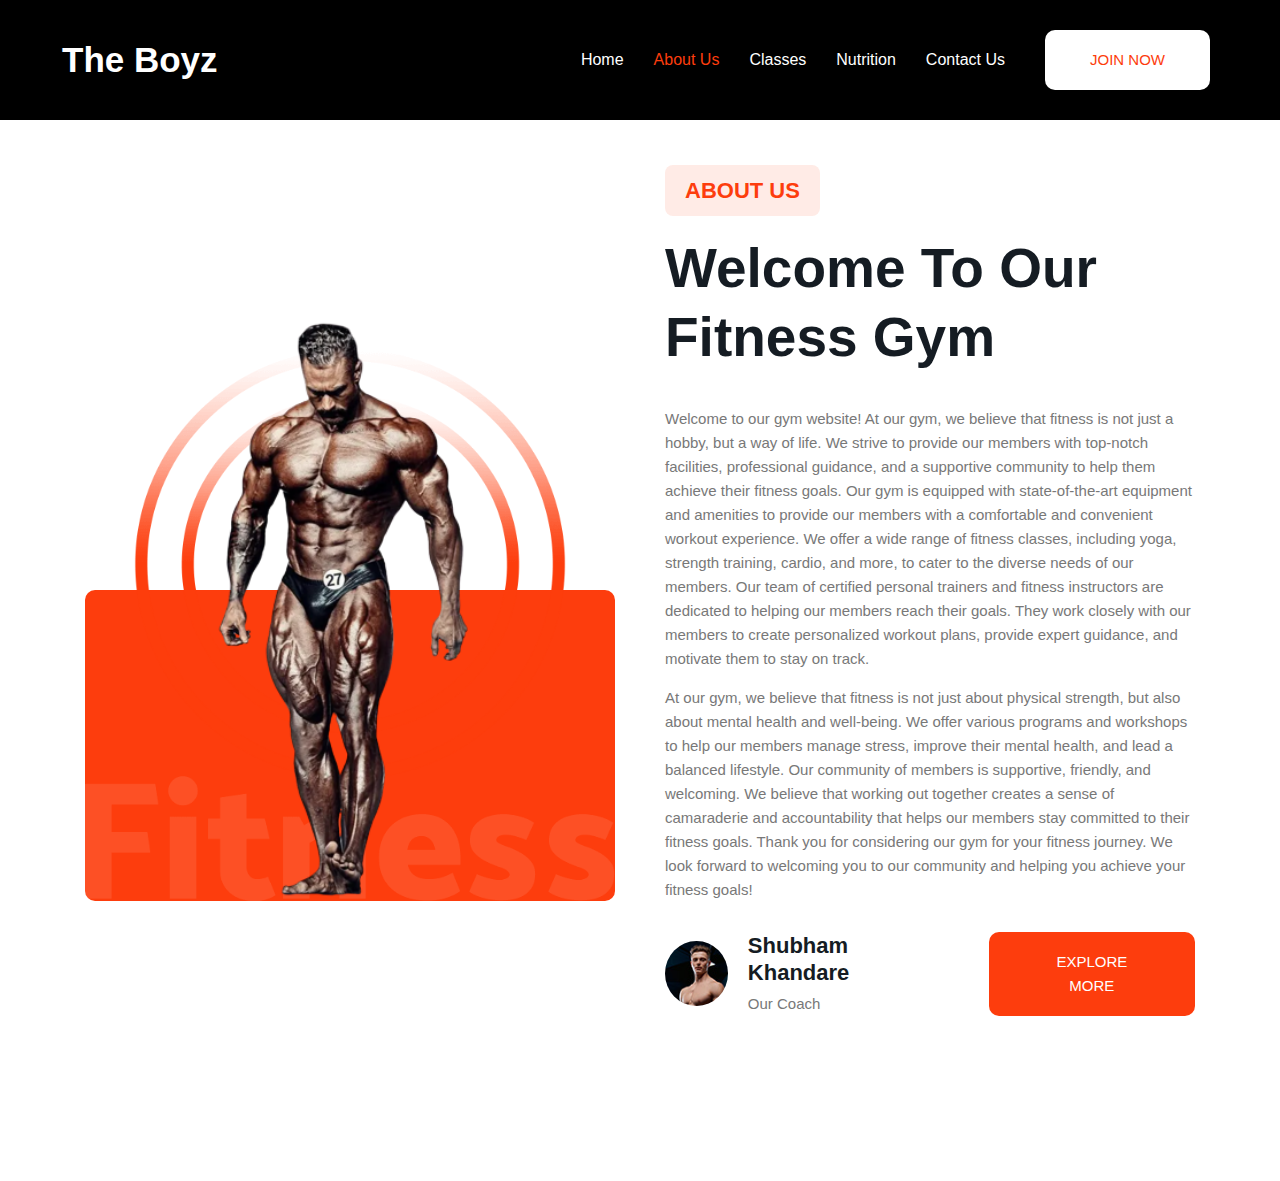
<file: About Us.html>
<!DOCTYPE html>
<html lang="en">

<head>
  <meta charset="UTF-8">
  <meta http-equiv="X-UA-Compatible" content="IE=edge">
  <meta name="viewport" content="width=device-width, initial-scale=1.0">
  <link rel="stylesheet" href="assets/css/style.css">
  <link rel="stylesheet" href="assets/js/script.js">
  <title>About Us</title>
</head>

<body>
  <header style="background-color: black;" class="header" data-header>

    <div class="container">

      <a href="index.html" class="logo">
        <ion-icon name="barbell-sharp" aria-hidden="true" role="img" class="md hydrated"></ion-icon>

        <span class="span">The Boyz</span>
      </a>

      <nav class="navbar" data-navbar>

        <button class="nav-close-btn" aria-label="close menu" data-nav-toggler>
          <ion-icon name="close-sharp" aria-hidden="true"></ion-icon>
        </button>

        <ul class="navbar-list">

          <li>
            <a href="index.html" class="navbar-link" data-nav-link>Home</a>

          </li>
          <li>
            <a href="About Us.html" class="navbar-link active" data-nav-link>About Us</a>
          </li>

          <li>
            <a href="Classes.html" class="navbar-link" data-nav-link>Classes</a>
          </li>

          <li>
            <a href="Nutrition.html" class="navbar-link" data-nav-link>Nutrition</a>
          </li>

          <li>
            <a href="Contact Us.html" class="navbar-link" data-nav-link>Contact Us</a>
          </li>

        </ul>

      </nav>

      <a href="login.html" class="btn btn-secondary">Join Now</a>

      <button class="nav-open-btn" aria-label="open menu" data-nav-toggler>
        <span class="line"></span>
        <span class="line"></span>
        <span class="line"></span>
      </button>

    </div>
  </header>

  <section class="section about" id="about" aria-label="about">

    <div class="container">

      <div class="about-banner has-after">
        <img src="./assets/images/image-removebg-preview.png" width="660" height="648" loading="lazy" alt="about banner"
          class="w-100">

        <img src="./assets/images/about-circle-one.png" width="660" height="534" loading="lazy" aria-hidden="true"
          alt="" class="circle circle-1">
        <img src="./assets/images/about-circle-two.png" width="660" height="534" loading="lazy" aria-hidden="true"
          alt="" class="circle circle-2">

        <img src="./assets/images/fitness.png" width="650" height="154" loading="lazy" alt="fitness"
          class="abs-img w-100">
      </div>

      <div class="about-content">

        <p class="section-subtitle">About Us</p>

        <h2 class="h2 section-title">Welcome To Our Fitness Gym</h2>

        <p class="section-text">
          Welcome to our gym website! At our gym, we believe that fitness is not just a hobby, but a way of life. We
          strive to provide our members with top-notch facilities, professional guidance, and a supportive community to
          help them achieve their fitness goals.

          Our gym is equipped with state-of-the-art equipment and amenities to provide our members with a comfortable
          and convenient workout experience. We offer a wide range of fitness classes, including yoga, strength
          training, cardio, and more, to cater to the diverse needs of our members.

          Our team of certified personal trainers and fitness instructors are dedicated to helping our members reach
          their goals. They work closely with our members to create personalized workout plans, provide expert guidance,
          and motivate them to stay on track.
        </p>

        <p class="section-text">
          At our gym, we believe that fitness is not just about physical strength, but also about mental health and
          well-being. We offer various programs and workshops to help our members manage stress, improve their mental
          health, and lead a balanced lifestyle.

          Our community of members is supportive, friendly, and welcoming. We believe that working out together creates
          a sense of camaraderie and accountability that helps our members stay committed to their fitness goals.

          Thank you for considering our gym for your fitness journey. We look forward to welcoming you to our community
          and helping you achieve your fitness goals!
        </p>

        <div class="wrapper">

          <div class="about-coach">

            <figure class="coach-avatar">
              <img src="./assets/images/about-coach.jpg" width="65" height="65" loading="lazy" alt="Trainer">
            </figure>

            <div>
              <h3 class="h3 coach-name">Shubham Khandare</h3>

              <p class="coach-title">Our Coach</p>
            </div>

          </div>

          <a href="ExpoloreMore.html" class="btn btn-primary">Explore More</a>

        </div>

      </div>

    </div>
  </section>
  <script src="./assets/js/script.js" defer></script>

</body>

</html>
</file>
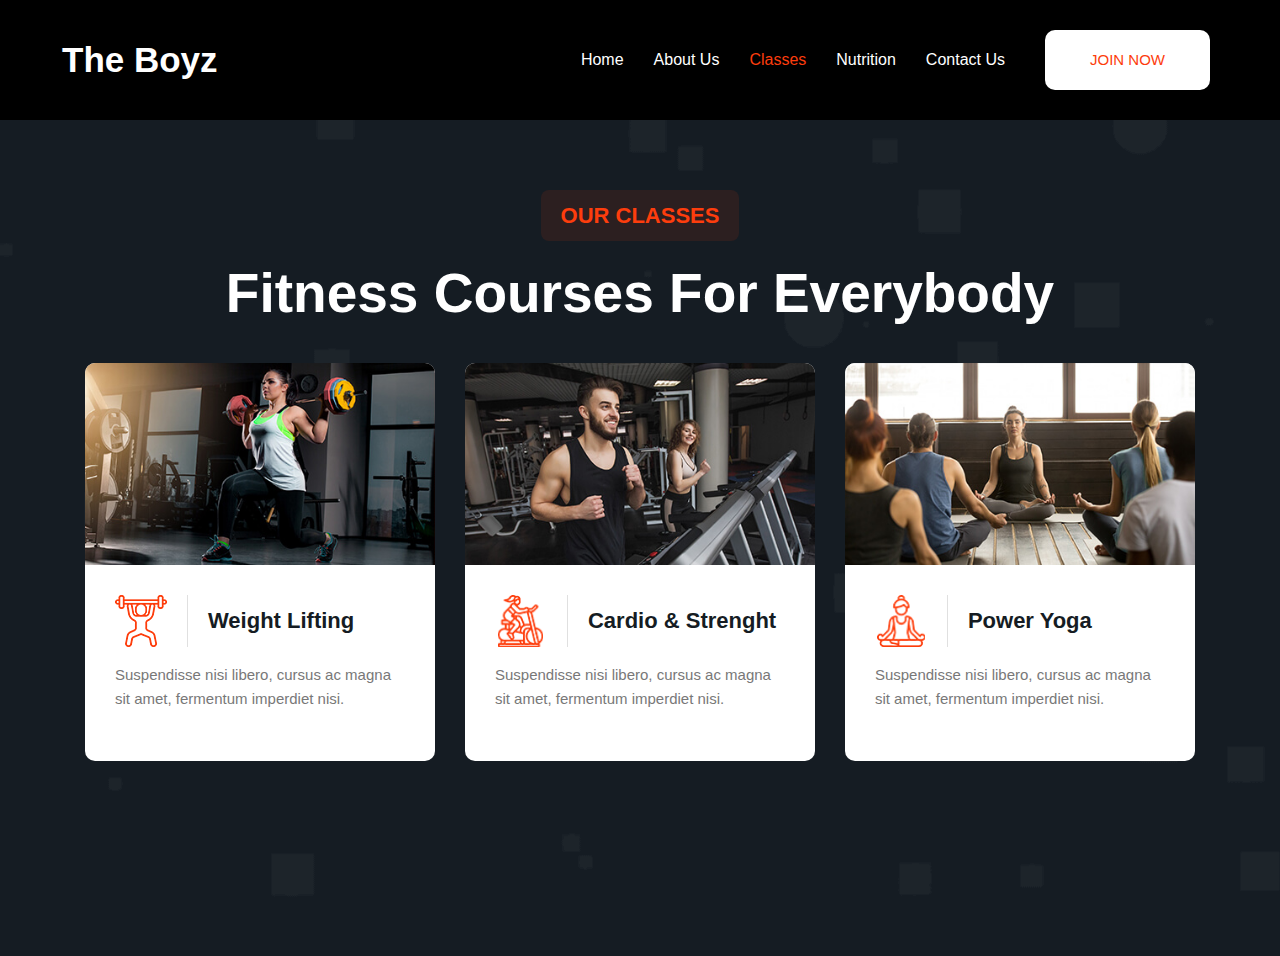
<file: Classes.html>
<!DOCTYPE html>
<html lang="en">

<head>
  <meta charset="UTF-8">
  <meta http-equiv="X-UA-Compatible" content="IE=edge">
  <meta name="viewport" content="width=device-width, initial-scale=1.0">
  <link rel="stylesheet" href="assets/css/style.css">
  <link rel="stylesheet" href="assets/js/script.js">

  <title>Classes</title>
</head>

<body>
  <header style="background-color: black;" class="header" data-header>

    <div class="container">

      <a href="index.html" class="logo">
        <ion-icon name="barbell-sharp" aria-hidden="true"></ion-icon>

        <span class="span">The Boyz</span>
      </a>

      <nav class="navbar" data-navbar>

        <button class="nav-close-btn" aria-label="close menu" data-nav-toggler>
          <ion-icon name="close-sharp" aria-hidden="true"></ion-icon>
        </button>

        <ul class="navbar-list">

          <li>
            <a href="index.html" class="navbar-link" data-nav-link>Home</a>

          </li>
          <li>
            <a href="About Us.html" class="navbar-link" data-nav-link>About Us</a>
          </li>

          <li>
            <a href="Classes.html" class="navbar-link active" data-nav-link>Classes</a>
          </li>

          <li>
            <a href="Nutrition.html" class="navbar-link" data-nav-link>Nutrition</a>
          </li>

          <li>
            <a href="Contact Us.html" class="navbar-link" data-nav-link>Contact Us</a>
          </li>

        </ul>

      </nav>

      <a href="login.html" class="btn btn-secondary">Join Now</a>

      <button class="nav-open-btn" aria-label="open menu" data-nav-toggler>
        <span class="line"></span>
        <span class="line"></span>
        <span class="line"></span>
      </button>

    </div>
  </header>
  <section class="section class bg-dark has-bg-image" id="class" aria-label="class"
    style="background-image: url('./assets/images/classes-bg.png')">
    <div class="container">

      <p class="section-subtitle">Our Classes</p>

      <h2 class="h2 section-title text-center">Fitness Courses For Everybody</h2>

      <ul class="class-list has-scrollbar">

        <li class="scrollbar-item">
          <div class="class-card">

            <figure class="card-banner img-holder" style="--width: 416; --height: 240;">
              <img src="./assets/images/class-1.jpg" width="416" height="240" loading="lazy" alt="Weight Lifting"
                class="img-cover">
            </figure>

            <div class="card-content">

              <div class="title-wrapper">
                <img src="./assets/images/class-icon-1.png" width="52" height="52" aria-hidden="true" alt=""
                  class="title-icon">

                <h3 class="h3">
                  <a href="#" class="card-title">Weight Lifting</a>
                </h3>
              </div>

              <p class="card-text">
                Suspendisse nisi libero, cursus ac magna sit amet, fermentum imperdiet nisi.
              </p>

              <div class="card-progress">

                <div class="progress-wrapper">

                </div>

                <div class="progress-bg">

                </div>

              </div>

            </div>

          </div>
        </li>

        <li class="scrollbar-item">
          <div class="class-card">

            <figure class="card-banner img-holder" style="--width: 416; --height: 240;">
              <img src="./assets/images/class-2.jpg" width="416" height="240" loading="lazy" alt="Cardio & Strenght"
                class="img-cover">
            </figure>

            <div class="card-content">

              <div class="title-wrapper">
                <img src="./assets/images/class-icon-2.png" width="52" height="52" aria-hidden="true" alt=""
                  class="title-icon">

                <h3 class="h3">
                  <a href="#" class="card-title">Cardio & Strenght</a>
                </h3>
              </div>

              <p class="card-text">
                Suspendisse nisi libero, cursus ac magna sit amet, fermentum imperdiet nisi.
              </p>

              <div class="card-progress">



              </div>

            </div>

          </div>
        </li>

        <li class="scrollbar-item">
          <div class="class-card">

            <figure class="card-banner img-holder" style="--width: 416; --height: 240;">
              <img src="./assets/images/class-3.jpg" width="416" height="240" loading="lazy" alt="Power Yoga"
                class="img-cover">
            </figure>

            <div class="card-content">

              <div class="title-wrapper">
                <img src="./assets/images/class-icon-3.png" width="52" height="52" aria-hidden="true" alt=""
                  class="title-icon">

                <h3 class="h3">
                  <a href="#" class="card-title">Power Yoga</a>
                </h3>
              </div>

              <p class="card-text">
                Suspendisse nisi libero, cursus ac magna sit amet, fermentum imperdiet nisi.
              </p>

              <div class="card-progress">



              </div>

            </div>

          </div>
        </li>

        <li class="scrollbar-item">
          <div class="class-card">

            <figure class="card-banner img-holder" style="--width: 416; --height: 240;">
              <img src="./assets/images/class-4.jpg" width="416" height="240" loading="lazy" alt="The Fitness Pack"
                class="img-cover">
            </figure>

            <div class="card-content">

              <div class="title-wrapper">
                <img src="./assets/images/class-icon-4.png" width="52" height="52" aria-hidden="true" alt=""
                  class="title-icon">

                <h3 class="h3">
                  <a href="#" class="card-title">The Fitness Pack</a>
                </h3>
              </div>

              <p class="card-text">
                Suspendisse nisi libero, cursus ac magna sit amet, fermentum imperdiet nisi.
              </p>

              <div class="card-progress">



              </div>

            </div>

          </div>
        </li>

      </ul>

    </div>
  </section>
  <script src="./assets/js/script.js" defer></script>
</body>

</html>
</file>
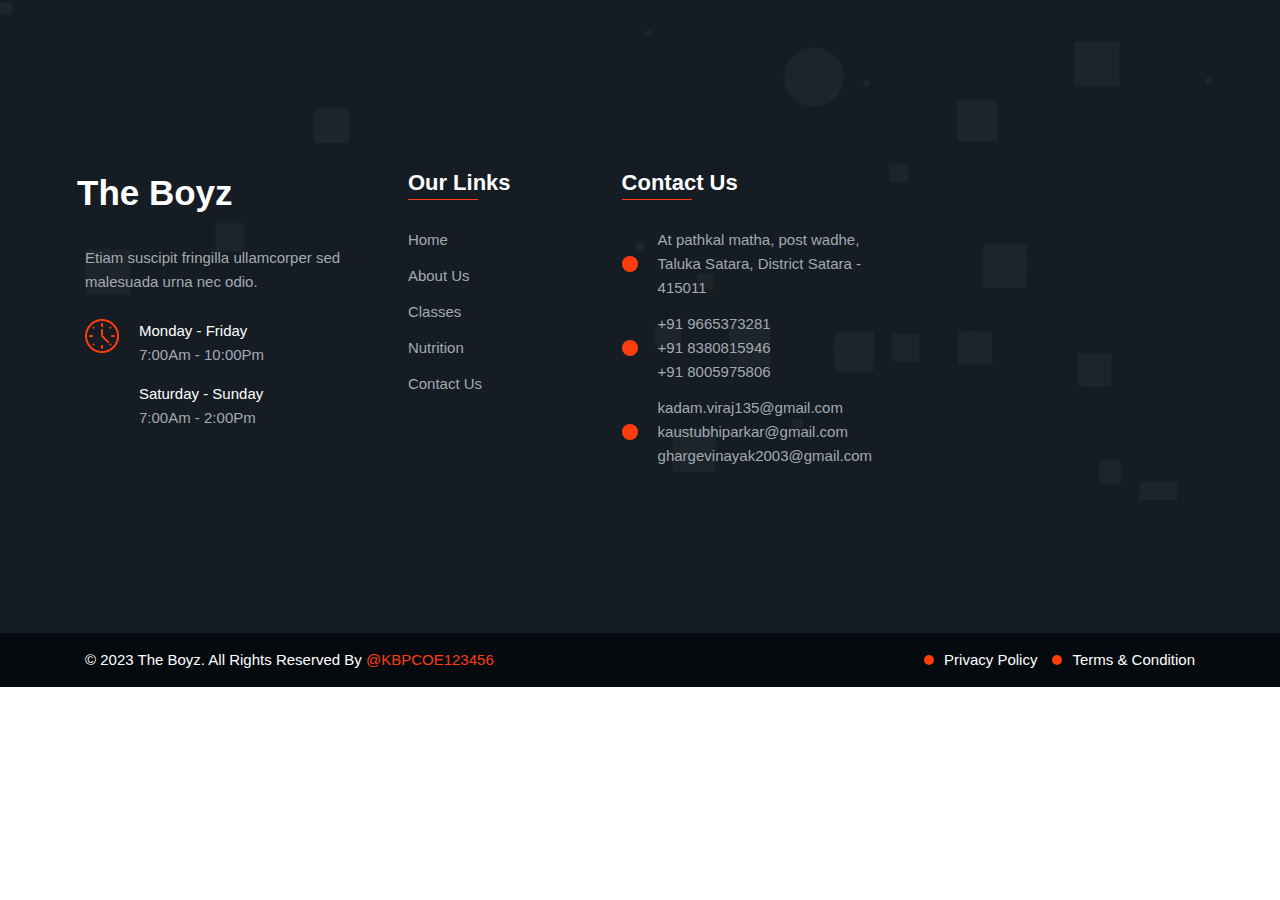
<file: Contact Us.html>
<!DOCTYPE html>
<html lang="en">

<head>
  <meta charset="UTF-8">
  <meta http-equiv="X-UA-Compatible" content="IE=edge">
  <meta name="viewport" content="width=device-width, initial-scale=1.0">
  <link rel="stylesheet" href="assets/css/style.css">
  <link rel="stylesheet" href="assets/js/script.js">
  <title>Contact Us</title>
</head>

<body>
  <footer class="footer">

    <div class="section footer-top bg-dark has-bg-image" style="background-image: url('./assets/images/footer-bg.png')">
      <div class="container">

        <div class="footer-brand">

          <a href="#" class="logo">
            <ion-icon name="barbell-sharp" aria-hidden="true"></ion-icon>

            <span class="span">The Boyz</span>
          </a>

          <p class="footer-brand-text">
            Etiam suscipit fringilla ullamcorper sed malesuada urna nec odio.
          </p>

          <div class="wrapper">

            <img src="./assets/images/footer-clock.png" width="34" height="34" loading="lazy" alt="Clock">

            <ul class="footer-brand-list">

              <li>
                <p class="footer-brand-title">Monday - Friday</p>

                <p>7:00Am - 10:00Pm</p>
              </li>

              <li>
                <p class="footer-brand-title">Saturday - Sunday</p>

                <p>7:00Am - 2:00Pm</p>
              </li>

            </ul>

          </div>

        </div>

        <ul class="footer-list">

          <li>
            <p class="footer-list-title has-before">Our Links</p>
          </li>

          <li>
            <a href="index.html" class="footer-link">Home</a>
          </li>

          <li>
            <a href="About Us.html" class="footer-link">About Us</a>
          </li>

          <li>
            <a href="Classes.html" class="footer-link">Classes</a>
          </li>

          <li>
            <a href="Nutrition.html" class="footer-link">Nutrition</a>
          </li>

          <li>
            <a href="Contact Us.html" class="footer-link">Contact Us</a>
          </li>

        </ul>

        <ul class="footer-list">

          <li>
            <p class="footer-list-title has-before">Contact Us</p>
          </li>

          <li class="footer-list-item">
            <div class="icon">
              <ion-icon name="location" aria-hidden="true"></ion-icon>
            </div>

            <address class="address footer-link">
              At pathkal matha, post wadhe, Taluka Satara, District Satara - 415011
            </address>
          </li>

          <li class="footer-list-item">
            <div class="icon">
              <ion-icon name="call" aria-hidden="true"></ion-icon>
            </div>

            <div>
              <a href="tel:+919665373281" class="footer-link">+91 9665373281</a>

              <a href="tel:+918380815946" class="footer-link">+91 8380815946</a>

              <a href="tel:+918005975806" class="footer-link">+91 8005975806</a>
            </div>
          </li>

          <li class="footer-list-item">
            <div class="icon">
              <ion-icon name="mail" aria-hidden="true"></ion-icon>
            </div>

            <div>
              <a href="mailto:kadam.viraj135@gmail.com" class="footer-link">kadam.viraj135@gmail.com</a>

              <a href="mailto:kaustubhiparkar@gmail.com" class="footer-link">kaustubhiparkar@gmail.com</a>

              <a href="mailto:ghargevinayak2003@gmail.com" class="footer-link">ghargevinayak2003@gmail.com</a>
            </div>
          </li>

        </ul>


      </div>
    </div>

    <div class="footer-bottom">
      <div class="container">

        <p class="copyright">
          &copy; 2023 The Boyz. All Rights Reserved By <a href="#" class="copyright-link">@KBPCOE123456</a>
        </p>

        <ul class="footer-bottom-list">

          <li>
            <a href="#" class="footer-bottom-link has-before">Privacy Policy</a>
          </li>

          <li>
            <a href="#" class="footer-bottom-link has-before">Terms & Condition</a>
          </li>

        </ul>

      </div>
    </div>

  </footer>
  <script src="./assets/js/script.js" defer></script>
</body>

</html>
</file>
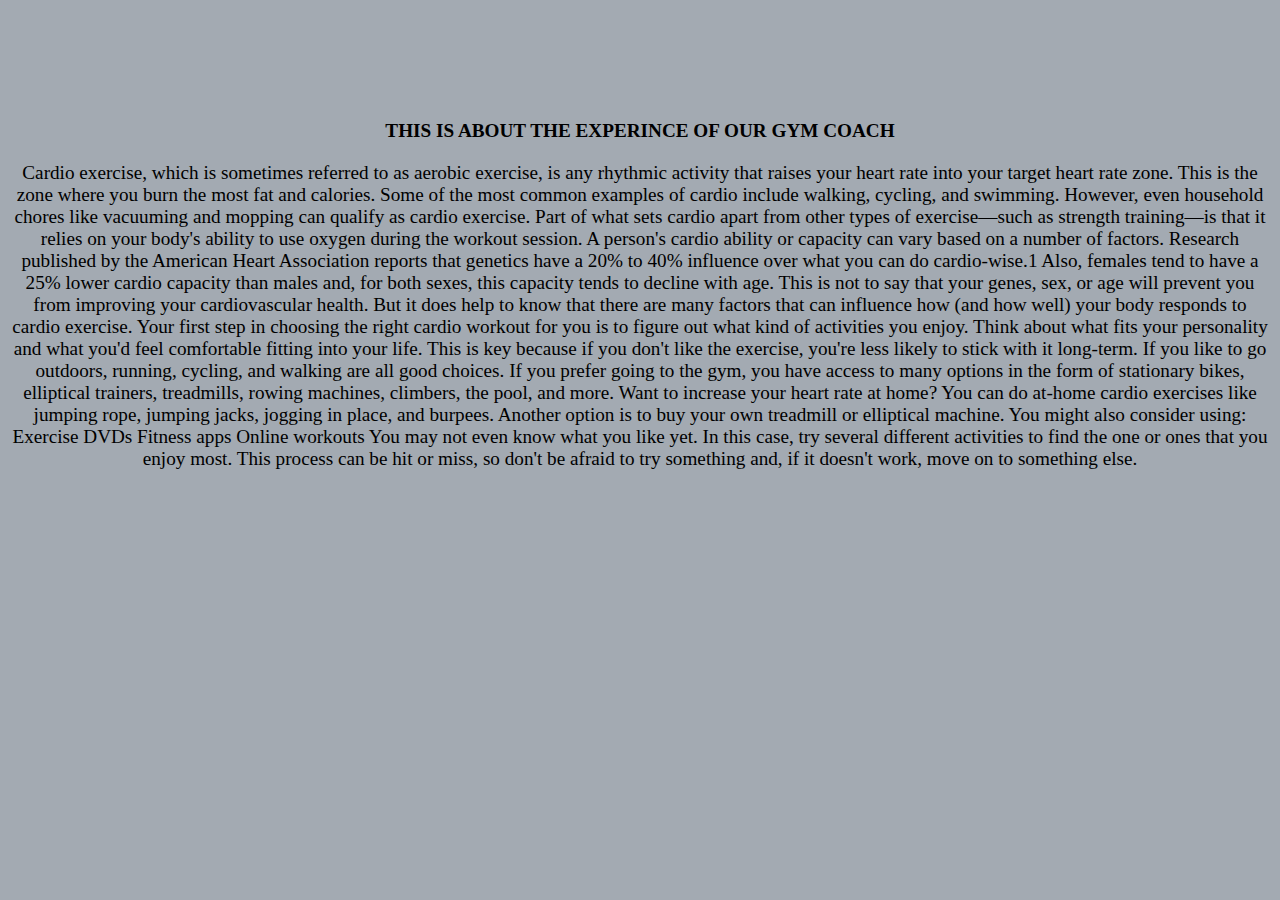
<file: ExpoloreMore.html>
<!DOCTYPE html>
<html lang="en">

<head>
    <meta charset="UTF-8">
    <meta http-equiv="X-UA-Compatible" content="IE=edge">
    <meta name="viewport" content="width=device-width, initial-scale=1.0">
    <style>
        body {
            background-color: hsl(212, 9%, 67%);


        }

        .Explore {
            width: 100%;
            margin-top: 120px;
        }

        .Explore h1,
        p {
            margin-top: 20px;
            text-align: center;
            color: black;
            font-size: larger;
            font-family: Georgia, 'Times New Roman', Times, serif;
        }
    </style>
    <title>Explore More</title>
</head>

<body>
    <div class="Explore">
        <h1>THIS IS ABOUT THE EXPERINCE OF OUR GYM COACH</h1>
        <p>
            Cardio exercise, which is sometimes referred to as aerobic exercise, is any rhythmic activity that raises
            your heart rate into your target heart rate zone. This is the zone where you burn the most fat and calories.
            Some of the most common examples of cardio include walking, cycling, and swimming. However, even household
            chores like vacuuming and mopping can qualify as cardio exercise.
            Part of what sets cardio apart from other types of exercise—such as strength training—is that it relies on
            your body's ability to use oxygen during the workout session. A person's cardio ability or capacity can vary
            based on a number of factors.
            Research published by the American Heart Association reports that genetics have a 20% to 40% influence over
            what you can do cardio-wise.1 Also, females tend to have a 25% lower cardio capacity than males and, for
            both sexes, this capacity tends to decline with age.
            This is not to say that your genes, sex, or age will prevent you from improving your cardiovascular health.
            But it does help to know that there are many factors that can influence how (and how well) your body
            responds to cardio exercise. Your first step in choosing the right cardio workout for you is to figure out
            what kind of activities you enjoy. Think about what fits your personality and what you'd feel comfortable
            fitting into your life. This is key because if you don't like the exercise, you're less likely to stick with
            it long-term.
            If you like to go outdoors, running, cycling, and walking are all good choices. If you prefer going to the
            gym, you have access to many options in the form of stationary bikes, elliptical trainers, treadmills,
            rowing machines, climbers, the pool, and more.
            Want to increase your heart rate at home? You can do at-home cardio exercises like jumping rope, jumping
            jacks, jogging in place, and burpees. Another option is to buy your own treadmill or elliptical machine. You
            might also consider using:
            Exercise DVDs
            Fitness apps
            Online workouts
            You may not even know what you like yet. In this case, try several different activities to find the one or
            ones that you enjoy most. This process can be hit or miss, so don't be afraid to try something and, if it
            doesn't work, move on to something else.
        </p>
    </div>
</body>

</html>
</file>
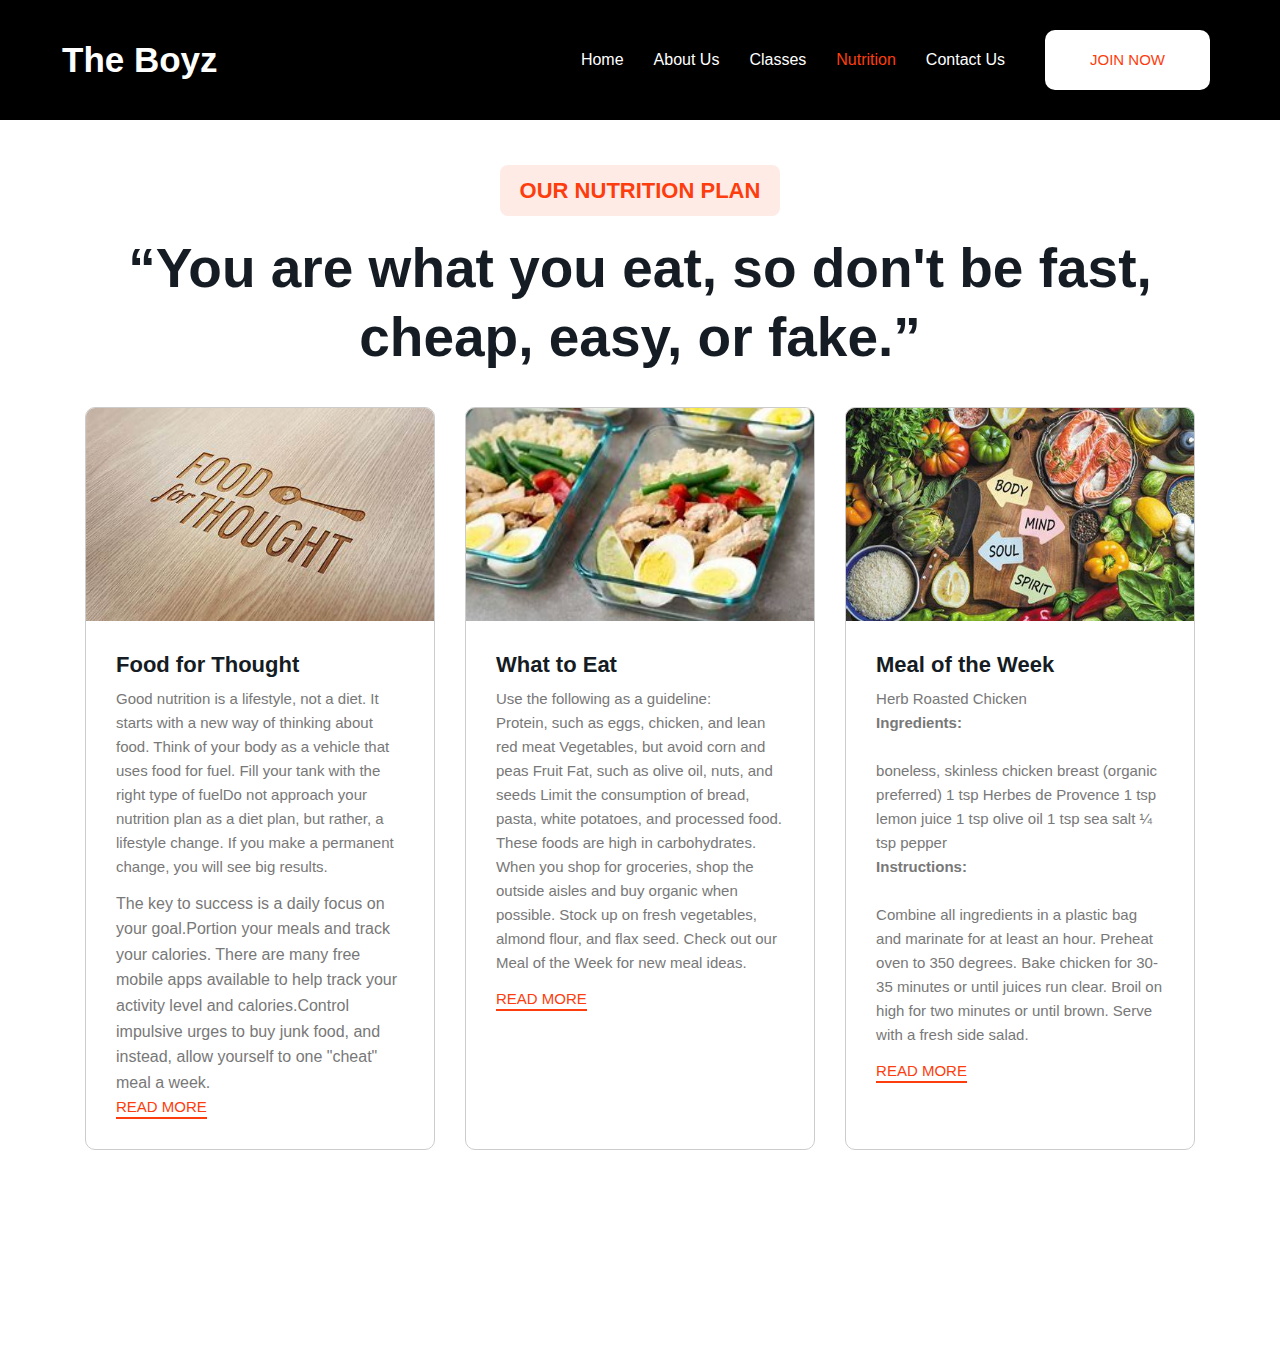
<file: Nutrition.html>
<!DOCTYPE html>
<html lang="en">

<head>
  <meta charset="UTF-8">
  <meta http-equiv="X-UA-Compatible" content="IE=edge">
  <meta name="viewport" content="width=device-width, initial-scale=1.0">
  <link rel="stylesheet" href="assets/css/style.css">
  <link rel="stylesheet" href="assets/js/script.js">
  <title>Nutrition</title>
</head>

<body>
  <header style="background-color: black;" class="header" data-header>
    <div class="container">

      <a href="index.html" class="logo" img="">
        <ion-icon name="barbell-sharp" aria-hidden="true"></ion-icon>

        <span class="span" style="z-index: 100;">The Boyz</span>
      </a>

      <nav class="navbar" data-navbar>

        <button class="nav-close-btn" aria-label="close menu" data-nav-toggler>
          <ion-icon name="close-sharp" aria-hidden="true"></ion-icon>
        </button>

        <ul class="navbar-list">

          <li>
            <a href="index.html" class="navbar-link" data-nav-link>Home</a>

          </li>
          <li>
            <a href="About Us.html" class="navbar-link" data-nav-link>About Us</a>
          </li>

          <li>
            <a href="Classes.html" class="navbar-link" data-nav-link>Classes</a>
          </li>

          <li>
            <a href="Nutrition.html" class="navbar-link active" data-nav-link>Nutrition</a>
          </li>

          <li>
            <a href="Contact Us.html" class="navbar-link" data-nav-link>Contact Us</a>
          </li>

        </ul>

      </nav>

      <a href="login.html" class="btn btn-secondary">Join Now</a>

      <button class="nav-open-btn" aria-label="open menu" data-nav-toggler>
        <span class="line"></span>
        <span class="line"></span>
        <span class="line"></span>
      </button>

    </div>
  </header>

  <section class="section blog" id="blog" aria-label="blog">
    <div class="container">

      <p class="section-subtitle">Our Nutrition Plan</p>

      <h2 class="h2 section-title text-center">“You are what you eat, so don't be fast, cheap, easy, or fake.” </h2>

      <ul class="blog-list has-scrollbar">

        <li class="scrollbar-item">
          <div class="blog-card">

            <div class="card-banner img-holder" style="--width: 440; --height: 270;">
              <img src="./assets/images/blog-1.jpg" width="440" height="270" loading="lazy"
                alt="Going to the gym for the first time" class="img-cover">


            </div>

            <div class="card-content">

              <h3 class="h3">
                <a href="#" class="card-title">Food for Thought</a>
              </h3>

              <p class="card-text">
                Good nutrition is a lifestyle, not a diet. It starts with a new way of thinking about food. Think of
                your body as a vehicle that uses food for fuel. Fill your tank with the right type of fuelDo not
                approach your nutrition plan as a diet plan, but rather, a lifestyle change. If you make a permanent
                change, you will see big results.
              <p>The key to success is a daily focus on your goal.Portion your meals and track your calories. There are
                many free mobile apps available to help track your activity level and calories.Control impulsive urges
                to buy junk food, and instead, allow yourself to one "cheat" meal a week.
              </p>
              </p>


              <a href="#" class="btn-link has-before">Read More</a>

            </div>

          </div>
        </li>

        <li class="scrollbar-item">
          <div class="blog-card">

            <div class="card-banner img-holder" style="--width: 440; --height: 270;">
              <img src="./assets/images/blog-2.jpg" width="440" height="270" loading="lazy"
                alt="Parturient accumsan cacus pulvinar magna" class="img-cover">


            </div>

            <div class="card-content">

              <h3 class="h3">
                <a href="#" class="card-title">What to Eat</a>
              </h3>

              <p class="card-text">
                Use the following as a guideline:
                <br>

                Protein, such as eggs, chicken, and lean red meat
                Vegetables, but avoid corn and peas
                Fruit
                Fat, such as olive oil, nuts, and seeds
                Limit the consumption of bread, pasta, white potatoes, and processed food. These foods are high in
                carbohydrates.

                When you shop for groceries, shop the outside aisles and buy organic when possible. Stock up on fresh
                vegetables, almond flour, and flax seed.

                Check out our Meal of the Week for new meal ideas.
              </p>

              <a href="#" class="btn-link has-before">Read More</a>

            </div>

          </div>
        </li>

        <li class="scrollbar-item">
          <div class="blog-card">

            <div class="card-banner img-holder" style="--width: 440; --height: 270;">
              <img src="./assets/images/blog-3.jpg" width="440" height="270" loading="lazy"
                alt="Risus purus namien parturient accumsan cacus" class="img-cover">

            </div>

            <div class="card-content">

              <h3 class="h3">
                <a href="#" class="card-title">Meal of the Week</a>
              </h3>

              <p class="card-text">
                Herb Roasted Chicken
                <br>
                <strong> Ingredients:</strong>
                <br>
                boneless, skinless chicken breast (organic preferred)
                1 tsp Herbes de Provence
                1 tsp lemon juice
                1 tsp olive oil
                1 tsp sea salt
                ¼ tsp pepper
                <strong> Instructions:</strong>
                <br>
                Combine all ingredients in a plastic bag and marinate for at least an hour. Preheat oven to 350 degrees.
                Bake chicken for 30-35 minutes or until juices run clear. Broil on high for two minutes or until brown.
                Serve with a fresh side salad.
              </p>

              <a href="#" class="btn-link has-before">Read More</a>

            </div>

          </div>
        </li>

      </ul>

    </div>
  </section>

  </article>
  </main>

</body>

</html>
</file>
<file: assets/css/style.css>
/*-----------------------------------*\
  #style.css
\*-----------------------------------*/

/**
 * copyright 2022 codewithsadee
 */





/*-----------------------------------*\
  #CUSTOM PROPERTY
\*-----------------------------------*/

:root {

  /**
   * colors
   */

    --rich-black-fogra-29_50: hsl(210, 26%, 11%, 0.5);
  --rich-black-fogra-29-1: hsl(210, 26%, 11%);
  --rich-black-fogra-29-2: hsl(210, 50%, 4%);
  --silver-metallic: hsl(212, 9%, 67%);
  --coquelicot_20: hsla(12, 98%, 52%, 0.2);
  --coquelicot_10: hsla(12, 98%, 52%, 0.1);
  --sonic-silver: hsl(0, 0%, 47%);
  --cadet-gray: hsl(214, 15%, 62%);
  --light-gray: hsl(0, 0%, 80%); 
    --coquelicot: hsl(12, 98%, 52%);
  --gainsboro: hsl(0, 0%, 88%);
  --white_20: hsl(0, 0%, 100%, 0.2);
  --white_10: hsl(0, 0%, 100%, 0.1);
  --black_10: hsl(0, 0%, 0%, 0.1);
  --white: hsl(0, 0%, 100%); 
   
  /**
   * typography
   */

  --ff-catamaran: 'Catamaran', sans-serif;
  --ff-rubik: 'Rubik', sans-serif;

  --fs-1: 3.8rem;
  --fs-2: 3rem;
  --fs-3: 2.5rem;
  --fs-4: 2rem;
  --fs-5: 1.8rem;
  --fs-6: 1.5rem;

  --fw-900: 900;
  --fw-800: 800;
  --fw-700: 700;
  --fw-500: 500;

  /**
   * spacing
   */

  --section-padding: 80px;

  /**
   * shadow
   */

  --shadow-1: 0 0 20px var(--black_10);
  --shadow-2: 0px 10px 24px var(--coquelicot_20);

  /**
   * border radius
   */

  --radius-10: 10px;
  --radius-8: 8px;
  --radius-5: 5px;

  /**
   * transition
   */

  --transition-1: 0.25s ease;
  --transition-2: 0.5s ease;
  --cubic-in: cubic-bezier(0.51, 0.03, 0.64, 0.28);
  --cubic-out: cubic-bezier(0.33, 0.85, 0.4, 0.96);

}





/*-----------------------------------*\
  #RESET
\*-----------------------------------*/

*,
*::before,
*::after {
  margin: 0;
  padding: 0;
  box-sizing: border-box;
}

li { list-style: none; }

a {
  text-decoration: none;
  color: inherit;
}

a,
img,
span,
input,
button,
strong,
ion-icon { display: block; }

img { height: auto; }

input,
button {
  background: none;
  border: none;
  font: inherit;
}

input { width: 100%; }

button { cursor: pointer; }

ion-icon { pointer-events: none; }

address { font-style: normal; }

html {
  font-family: var(--ff-rubik);
  font-size: 10px;
  scroll-behavior: smooth;
}

body {
  background-color: var(--white);
  color: var(--sonic-silver);
  font-size: 1.6rem;
  line-height: 1.6;
}

:focus-visible { outline-offset: 4px; }

::-webkit-scrollbar { width: 5px; }

::-webkit-scrollbar-track { background-color: var(--light-gray); }

::-webkit-scrollbar-thumb { background-color: var(--coquelicot); }

::-webkit-scrollbar-thumb:hover { background-color: var(--rich-black-fogra-29-1); }





/*-----------------------------------*\
  #REUSED STYLE
\*-----------------------------------*/

.container { padding-inline: 15px; }

.section { padding-block: var(--section-padding); }

.bg-dark {
  background-color: var(--rich-black-fogra-29-1);
  color: var(--silver-metallic);
}

.has-bg-image {
  background-repeat: no-repeat;
  background-position: top left;
}

.has-before,
.has-after {
  position: relative;
  z-index: 1;
}

.has-before::before,
.has-after::after {
  content: "";
  position: absolute;
}

.h1,
.h2,
.h3 {
  font-family: var(--ff-catamaran);
  line-height: 1.25;
}

.h1 {
  color: var(--white);
  font-size: var(--fs-1);
  font-weight: var(--fw-900);
}

.h2,
.h3 {
  color: var(--rich-black-fogra-29-1);
  font-weight: var(--fw-800);
}

.h2 { font-size: var(--fs-2); }

.h3 { font-size: var(--fs-4); }

.section-text { font-size: var(--fs-6); }

.btn {
  max-width: max-content;
  font-size: var(--fs-6);
  text-transform: uppercase;
  font-weight: var(--fw-500);
  padding: 15px 35px;
  border-radius: var(--radius-8);
  transition: var(--transition-1);
  text-align: center;
}

.btn-primary {
  background-color: var(--coquelicot);
  color: var(--white);
}

.btn-primary:is(:hover, :focus) {
  background-color: var(--white);
  color: var(--coquelicot);
  box-shadow: var(--shadow-2);
}

.btn-secondary {
  background-color: var(--white);
  color: var(--coquelicot);
}

.btn-secondary:is(:hover, :focus) { background-color: var(--rich-black-fogra-29-1); }

.w-100 { width: 100%; }

.circle,
.abs-img { position: absolute; }

.circle {
  top: 50%;
  left: 50%;
  transform: translate(-50%, -56%);
  width: 100%;
  z-index: -1;
  animation: rotate360 15s linear infinite;
}

@keyframes rotate360 {
  0% { transform: translate(-50%, -56%) rotate(0); }
  100% { transform: translate(-50%, -56%) rotate(1turn); }
}

.circle-2 { animation-direction: reverse; }

.hero-subtitle,
.section-subtitle {
  font-family: var(--ff-catamaran);
  font-weight: var(--fw-700);
  text-transform: uppercase;
  max-width: max-content;
}

.section-subtitle {
  background-color: var(--coquelicot_10);
  color: var(--coquelicot);
  padding: 8px 20px;
  border-radius: var(--radius-8);
}

.section-title { margin-block: 18px 35px; }

.btn-link {
  --color: var(--white);

  color: var(--color);
  font-size: var(--fs-6);
  font-weight: var(--fw-500);
  text-transform: uppercase;
  max-width: max-content;
  transition: var(--transition-1);
}

.btn-link::before {
  bottom: 0;
  left: 0;
  width: 100%;
  height: 2px;
  background-color: var(--color);
  transition: var(--transition-1);
}

.btn-link:is(:hover, :focus) { --color: var(--coquelicot); }

.text-center { text-align: center; }

.img-holder {
  aspect-ratio: var(--width) / var(--height);
  background-color: var(--light-gray);
  overflow: hidden;
}

.img-cover {
  width: 100%;
  height: 100%;
  object-fit: cover;
}

.has-scrollbar {
  display: flex;
  gap: 25px;
  overflow-x: auto;
  padding-block-end: 30px;
  scroll-snap-type: inline mandatory;
}

.scrollbar-item {
  min-width: 100%;
  scroll-snap-align: start;
}

.has-scrollbar::-webkit-scrollbar { height: 10px; }

.has-scrollbar::-webkit-scrollbar-track,
.has-scrollbar::-webkit-scrollbar-thumb { border-radius: 50px; }

.has-scrollbar::-webkit-scrollbar-thumb:hover { background-color: var(--coquelicot); }

.has-scrollbar::-webkit-scrollbar-button { width: calc(25% - 25px); }





/*-----------------------------------*\
  #HEADER
\*-----------------------------------*/

.header .btn { display: none; }

.header {
  background-color: var(--white);
  position: fixed;
  top: 0;
  left: 0;
  width: 100%;
  padding-block: 10px;
  box-shadow: var(--shadow-1);
  z-index: 4;
}

.header > .container {
  display: flex;
  justify-content: space-between;
  align-items: center;
}

.logo {
  color: var(--rich-black-fogra-29-1);
  font-family: var(--ff-catamaran);
  font-size: 3.5rem;
  font-weight: var(--fw-900);
  display: flex;
  align-items: center;
  margin-inline-start: -8px;
}

.logo ion-icon {
  color: var(--coquelicot);
  font-size: 40px;
  transform: rotate(90deg) translate(-2px, -5px);
}

.nav-open-btn {
  background-color: var(--coquelicot);
  padding: 20px 15px;
  border-radius: var(--radius-8);
}

.nav-open-btn .line {
  background-color: var(--white);
  width: 30px;
  height: 3px;
}

.nav-open-btn .line:not(:last-child) { margin-block-end: 6px; }

.nav-open-btn .line:nth-child(2) {
  width: 25px;
  margin-inline-start: auto;
}

.navbar {
  background-color: var(--coquelicot);
  color: var(--white);
  position: fixed;
  top: 100%;
  left: 0;
  width: 100%;
  height: 100%;
  display: grid;
  place-content: center;
  visibility: hidden;
  transition: 0.25s var(--cubic-in);
}

.navbar.active {
  visibility: visible;
  transform: translateY(-100%);
  transition: 0.5s var(--cubic-out);
}

.nav-close-btn {
  position: absolute;
  top: 10px;
  right: 15px;
  background-color: var(--rich-black-fogra-29-1);
  color: var(--white);
  font-size: 40px;
  padding: 10px;
  border-radius: var(--radius-8);
}

.navbar-link {
  font-family: var(--ff-catamaran);
  font-size: var(--fs-4);
  text-align: center;
  padding-block: 10px;
  margin-block-end: 20px;
  transition: var(--transition-1);
}

.navbar-link:is(:hover, :focus, .active) { color: var(--rich-black-fogra-29-1); }





/*-----------------------------------*\
  #HERO
\*-----------------------------------*/

.hero {
  color: var(--cadet-gray);
  text-align: center;
  padding-block-start: calc(var(--section-padding) + 80px);
  padding-block-end: 0;
  overflow: hidden;
}

.hero::after {
  bottom: 0;
  left: 0;
  width: 100%;
  height: 240px;
  background-color: var(--coquelicot);
  z-index: -1;
}

.hero-content { margin-block-end: 90px; }

.hero-subtitle {
  background-color: var(--white_10);
  color: var(--white);
  margin-inline: auto;
  padding: 5px;
  padding-inline-end: 15px;
  border-radius: var(--radius-8);
}

.hero-subtitle .strong {
  display: inline-block;
  background-color: var(--coquelicot);
  padding: 2px 15px;
  margin-inline-end: -10px;
  border-radius: var(--radius-5);
}

.hero-title { margin-block: 30px 8px; }

.hero .section-text { margin-block-end: 40px; }

.hero .btn { margin-inline: auto; }

.hero-banner { position: relative; }

.abs-img-1 {
  top: 20px;
  right: -50px;
  width: 190px;
}

.abs-img-2 {
  bottom: -50px;
  left: -40px;
  width: 280px;
}

.hero .abs-img { animation: move 3s linear infinite alternate; }

@keyframes move {
  0% { transform: translate(0, 0); }
  50% { transform: translate(-5px, 10px); }
  100% { transform: translate(5px, 20px); }
}

.hero .abs-img-2 { animation-direction: alternate-reverse; }





/*-----------------------------------*\
  #ABOUT
\*-----------------------------------*/

.about { overflow: hidden; }

.about-banner { margin-block-end: 50px; }

.about-banner::after {
  bottom: 0;
  left: 0;
  width: 100%;
  height: 50%;
  background-color: var(--coquelicot);
  border-radius: var(--radius-10);
  z-index: -2;
}

.about-banner .abs-img {
  bottom: 0;
  left: 0;
  z-index: -1;
  animation: moveUp 2.5s ease infinite;
}

@keyframes moveUp {
  0%,
  30%,
  60%,
  100% { transform: translateY(0); }

  20% { transform: translateY(-30px); }

  40% { transform: translateY(-15px); }
}

.about .section-text:not(:last-of-type) { margin-block-end: 15px; }

.about .wrapper { margin-block-start: 30px; }

.about-coach {
  display: flex;
  align-items: center;
  gap: 20px;
  margin-block-end: 30px;
}

.about .coach-avatar {
  overflow: hidden;
  border-radius: 50%;
}

.about .coach-name {
  font-weight: var(--fw-700);
  margin-block-end: 5px;
}

.about .coach-title { font-size: var(--fs-6); }

.about .btn-primary:is(:hover, :focus) {
  background-color: var(--rich-black-fogra-29-1);
  color: var(--white);
  box-shadow: none;
}





/*-----------------------------------*\
  #VIDEO
\*-----------------------------------*/

.video {
  padding-block: 0;
  margin-block-end: -250px;
}

.video-card {
  background-color: var(--light-gray);
  background-size: cover;
  background-position: center;
  height: 500px;
  border-radius: var(--radius-10);
  display: flex;
  flex-direction: column;
  justify-content: center;
  align-items: center;
  overflow: hidden;
}

.video-card::before {
  top: 0;
  left: 0;
  bottom: 0;
  right: 0;
  background-color: var(--rich-black-fogra-29_50);
  z-index: -1;
}

.video-card .card-title {
  color: var(--white);
  font-size: var(--fs-3);
}

.play-btn {
  background-color: var(--coquelicot);
  color: var(--white);
  width: max-content;
  font-size: 30px;
  padding: 25px;
  border-radius: 50%;
  margin-block: 25px 35px;
  animation: pulse 2s ease infinite;
}

@keyframes pulse {
  0% { box-shadow: 0 0 0 0 var(--coquelicot); }
  100% { box-shadow: 0 0 0 40px transparent; }
}





/*-----------------------------------*\
  #CLASS
\*-----------------------------------*/

.class { padding-block-start: calc(var(--section-padding) + 25px); }

.class .section-subtitle { margin-inline: auto; }

.class .section-title { color: var(--white); }

.class-card {
  background-color: var(--white);
  border-radius: var(--radius-10);
  height: 100%;
  overflow: hidden;
}

.class-card .card-banner img { transition: var(--transition-2); }

.class-card:is(:hover, :focus-within) .card-banner img {
  transform: scale(1.1);
}

.class-card .card-content { padding: 24px; }

.class-card .title-wrapper {
  display: flex;
  align-items: center;
}

.class-card .title-icon {
  padding-inline-end: 20px;
  margin-inline-end: 20px;
  min-width: max-content;
  border-inline-end: 1px solid var(--gainsboro);
}

.class-card .card-title { transition: var(--transition-1); }

.class-card .card-title:is(:hover, :focus) { color: var(--coquelicot); }

.class-card .card-text {
  color: var(--sonic-silver);
  font-size: var(--fs-6);
  margin-block: 16px 12px;
}

.class-card .progress-wrapper {
  display: flex;
  justify-content: space-between;
  align-items: center;
  font-family: var(--ff-catamaran);
  color: var(--rich-black-fogra-29-1);
  font-size: var(--fs-6);
  font-weight: var(--fw-800);
  margin-block-end: 8px;
}

.class-card .progress-bg {
  background-color: var(--coquelicot_10);
  border-radius: 50px;
}

.class-card .progress-bar {
  background-color: var(--coquelicot);
  height: 10px;
  border-radius: inherit;
}





/*-----------------------------------*\
  #BLOG
\*-----------------------------------*/

.blog .section-subtitle { margin-inline: auto; }

.blog-card {
  background-color: var(--white);
  border: 1px solid var(--light-gray);
  border-radius: var(--radius-10);
  height: 100%;
  overflow: hidden;
}

.blog-card .card-banner { position: relative; }

.blog-card .card-banner img { transition: var(--transition-2); }

.blog-card:is(:hover, :focus) .card-banner img {
  transform: scale(1.1);
}

.blog-card .card-meta {
  background-color: var(--coquelicot);
  color: var(--white);
  position: absolute;
  bottom: 0;
  left: 0;
  padding: 8px 20px;
  font-size: var(--fs-6);
  font-weight: var(--fw-500);
  text-transform: uppercase;
}

.blog-card .card-content { padding: 25px; }

.blog-card .card-title { transition: var(--transition-1); }

.blog-card .card-title:is(:hover, :focus) { color: var(--coquelicot); }

.blog-card .card-text {
  font-size: var(--fs-6);
  margin-block: 8px 12px;
}

.blog-card .btn-link { --color: var(--coquelicot); }

.blog-card .btn-link:is(:hover, :focus) { --color: var(--rich-black-fogra-29-1); }





/*-----------------------------------*\
  #FOOTER
\*-----------------------------------*/

.footer { font-size: var(--fs-6); }

.footer-top .container {
  display: grid;
  gap: 50px;
}

.footer .logo { color: var(--white); }

.footer-brand-text { margin-block: 25px; }

.footer-top .wrapper {
  display: flex;
  justify-content: flex-start;
  align-items: flex-start;
  gap: 20px;
}

.footer-brand-list li:not(:last-child) { margin-block-end: 15px; }

.footer-brand-title,
.footer-list-title {
  color: var(--white);
  font-family: var(--ff-catamaran);
}

.footer-list-title {
  font-size: var(--fs-4);
  font-weight: var(--fw-800);
  margin-block-end: 28px;
}

.footer-list-title::before {
  bottom: 0;
  width: 70px;
  height: 1px;
  background-color: var(--coquelicot);
}

.footer-list > li:not(:first-child) { margin-block-start: 12px; }

.footer-link { transition: var(--transition-1); }

.footer-link:not(.address):is(:hover, :focus) { color: var(--coquelicot); }

.footer-list-item {
  display: flex;
  justify-content: flex-start;
  align-items: center;
  gap: 20px;
}

.footer-list-item .icon {
  background-color: var(--coquelicot);
  color: var(--white);
  font-size: 24px;
  padding: 8px;
  border-radius: 50px;
}

.footer-form {
  position: relative;
  margin-block-end: 30px;
}

.footer-form .input-field {
  background-color: var(--white);
  color: var(--rich-black-fogra-29-1);
  padding-block: 18px;
  padding-inline: 30px 80px;
  border-radius: var(--radius-10);
}

.footer-form .btn {
  position: absolute;
  top: 5px;
  right: 5px;
  bottom: 5px;
  padding: 0;
  font-size: 26px;
  padding-inline: 12px;
}

.footer-form .btn-primary:is(:hover, :focus) {
  background-color: var(--rich-black-fogra-29-1);
  color: var(--white);
  box-shadow: none;
}

.social-list {
  display: flex;
  gap: 15px;
}

.social-link {
  background-color: var(--white_20);
  color: var(--white);
  padding: 13px;
  border-radius: 50%;
  transition: var(--transition-1);
}

.social-link:is(:hover, :focus) { background-color: var(--coquelicot); }

.footer-bottom {
  background-color: var(--rich-black-fogra-29-2);
  color: var(--white);
  text-align: center;
  padding-block: 15px;
}

.copyright-link {
  display: inline-block;
  color: var(--coquelicot);
}

.footer-bottom-list {
  display: flex;
  justify-content: center;
  gap: 15px;
  margin-block-start: 10px;
}

.footer-bottom-link {
  padding-inline-start: 20px;
  transition: var(--transition-1);
}

.footer-bottom-link::before {
  top: 50%;
  transform: translateY(-50%);
  left: 0;
  width: 10px;
  height: 10px;
  background-color: var(--coquelicot);
  border-radius: 50%;
}

.footer-bottom-link:is(:hover, :focus) { color: var(--coquelicot); }





/*-----------------------------------*\
  #BACK TO TOP
\*-----------------------------------*/

.back-top-btn {
  position: fixed;
  bottom: 20px;
  right: 40px;
  background-color: var(--coquelicot);
  color: var(--rich-black-fogra-29-1);
  font-size: 20px;
  padding: 11px;
  border-radius: 50%;
  border: 2px solid var(--rich-black-fogra-29-1);
  visibility: hidden;
  opacity: 0;
  transition: var(--transition-1);
  z-index: 4;
}

.back-top-btn.active {
  visibility: visible;
  opacity: 1;
  transform: translateY(-10px);
}





/*-----------------------------------*\
  #MEDIA QUERIES
\*-----------------------------------*/

/**
 * responsive for larger than 575px screen
 */

@media (min-width: 575px) {

  /**
   * CUSTOM PROPERTY
   */

  :root {

    /**
     * typography
     */

    --fs-1: 5.8rem;
    --fs-2: 4rem;

  }



  /**
   * REUSED STYLE
   */

  .container {
    max-width: 540px;
    width: 100%;
    margin-inline: auto;
  }

  .hero-subtitle,
  .section-subtitle { font-size: var(--fs-5); }



  /**
   * HEADER
   */

  .header .container {
    max-width: unset;
    padding-inline: 30px;
  }



  /**
   * HERO
   */

  .hero-content { padding-inline: 40px; }

  .hero-subtitle .strong { padding-block: 6px; }

  .hero::after { height: 340px; }

  .abs-img-1 {
    top: 130px;
    right: -10px;
    width: 230px;
  }

  .abs-img-2 {
    bottom: 20px;
    left: -40px;
    width: 310px;
  }



  /**
   * ABOUT
   */

  .about .wrapper {
    display: flex;
    justify-content: flex-start;
    align-items: center;
    gap: 40px;
  }

  .about-coach { margin-block-end: 0; }



  /**
   * VIDEO
   */

  .video-card .card-title { --fs-3: 3.5rem; }



  /**
   * FOOTER
   */

  .footer-top .container {
    grid-template-columns: 1fr 1fr;
    column-gap: 25px;
  }

}





/**
 * responsive for larger than 768px screen
 */

@media (min-width: 768px) {

  /**
   * CUSTOM PROPERTY
   */

  :root {

    /**
     * typography
     */

    --fs-2: 4.5rem;

  }



  /**
   * REUSED STYLE
   */

  .container { max-width: 720px; }

  .scrollbar-item { min-width: calc(50% - 12.5px); }



  /**
   * HERO
   */

  .hero-banner {
    max-width: max-content;
    margin-inline: auto;
  }

  .abs-img-1 {
    top: 140px;
    right: 50px;
  }



  /**
   * FOOTER
   */

  .footer-bottom .container {
    display: flex;
    justify-content: space-between;
    align-items: center;
  }

  .footer-bottom-list { margin-block-start: 0; }

}





/**
 * responsive for larger than 992px screen
 */

@media (min-width: 992px) {

  /**
   * REUSED STYLE
   */

  .container,
  .header .container { max-width: 960px; }

  

  /**
   * HEADER
   */

  .nav-open-btn,
  .nav-close-btn { display: none; }

  .header .btn { display: block; }

  .header {
    background-color: transparent;
    box-shadow: none;
    padding-block: 30px;
    transition: var(--transition-1);
  }

  .header.active {
    transform: translateY(-100%);
    background-color: var(--white);
    padding-block: 20px;
    box-shadow: var(--shadow-1);
    animation: slideIn 0.5s ease forwards;
  }

  @keyframes slideIn {
    0% { transform: translateY(-100%); }
    100% { transform: translateY(0); }
  }

  .header .container { gap: 30px; }

  .header .logo { color: var(--white); }

  .header.active .logo { color: var(--rich-black-fogra-29-1); }

  .navbar,
  .navbar.active {
    all: unset;
    margin-inline-start: auto;
  }

  .navbar-list {
    display: flex;
    gap: 10px;
  }

  .navbar-link {
    color: var(--white);
    font-size: unset;
    padding: 0 10px;
    margin-block-end: 0;
  }

  .header.active .navbar-link { color: var(--rich-black-fogra-29-1); }

  .header .navbar-link:is(:hover, :focus, .active) { color: var(--coquelicot); }

  .header.active .btn {
    background-color: var(--coquelicot);
    color: var(--white);
  }

  .header.active .btn:is(:hover, :focus) { background-color: var(--rich-black-fogra-29-1); }



  /**
   * HERO
   */

  .hero {
    background-size: contain;
    text-align: left;
  }

  .hero::before {
    content: "";
    position: absolute;
    top: -1000px;
    left: -500px;
    width: 1500px;
    height: 1500px;
    background-image: radial-gradient(circle, var(--coquelicot_20) 20%, transparent 70% 100%);
    z-index: -1;
  }

  .hero .container {
    display: grid;
    grid-template-columns: 1fr 1fr;
    align-items: center;
    gap: 25px;
  }

  .hero-content {
    padding-inline: 0;
    margin-block-end: 0;
  }

  .hero-subtitle,
  .hero .btn { margin-inline: 0; }

  .hero::after {
    width: 330px;
    height: 100%;
    left: auto;
    right: 0;
  }



  /**
   * ABOUT
   */

  .about .container {
    display: grid;
    grid-template-columns: 1fr 1fr;
    align-items: center;
    gap: 50px;
  }

  .about-banner { margin-block-end: 0; }

  .about .wrapper { gap: 30px; }



  /**
   * FOOTER
   */

  .footer-top .container {
    grid-template-columns: 0.85fr 0.5fr 1fr 0.85fr;
    column-gap: 50px;
  }

}





/**
 * responsive for larger than 1200px screen
 */

@media (min-width: 1200px) {

  /**
   * CUSTOM PROPERTY
   */

  :root {

    /**
     * typography
     */

    --fs-1: 7rem;
    --fs-2: 5.5rem;
    --fs-4: 2.2rem;
    --fs-5: 2rem;

    /**
     * spacing
     */

    --section-padding: 165px;

  }



  /**
   * REUSED STYLE
   */

  .container,
  .header .container { max-width: 1140px; }

  .btn {
    padding: 18px 45px;
    border-radius: var(--radius-10);
  }

  .section-subtitle { --fs-5: 2.2rem; }

  .has-scrollbar { gap: 30px; }

  .scrollbar-item { min-width: calc(33.33% - 20px); }



  /**
   * HEADER
   */

  .header .container { padding-inline: 0; }



  /**
   * HERO
   */

  .hero::after { width: 420px; }

  .hero .section-text { --fs-6: 1.8rem; }

  .abs-img-1 {
    top: 170px;
    right: -30px;
    width: 260px;
  }

  .abs-img-2 {
    bottom: 60px;
    left: -80px;
    width: 360px;
  }



  /**
   * ABOUT
   */

  .about .wrapper { gap: 40px; }



  /**
   * CLASS, BLOG
   */

  :is(.class-card, .blog-card) .card-content { padding: 30px; }

  .blog-card .card-meta { padding: 15px 30px; }



  /**
   * FOOTER
   */

  .footer-top .container { grid-template-columns: 1fr 0.6fr 0.9fr 1fr; }

}
</file>
